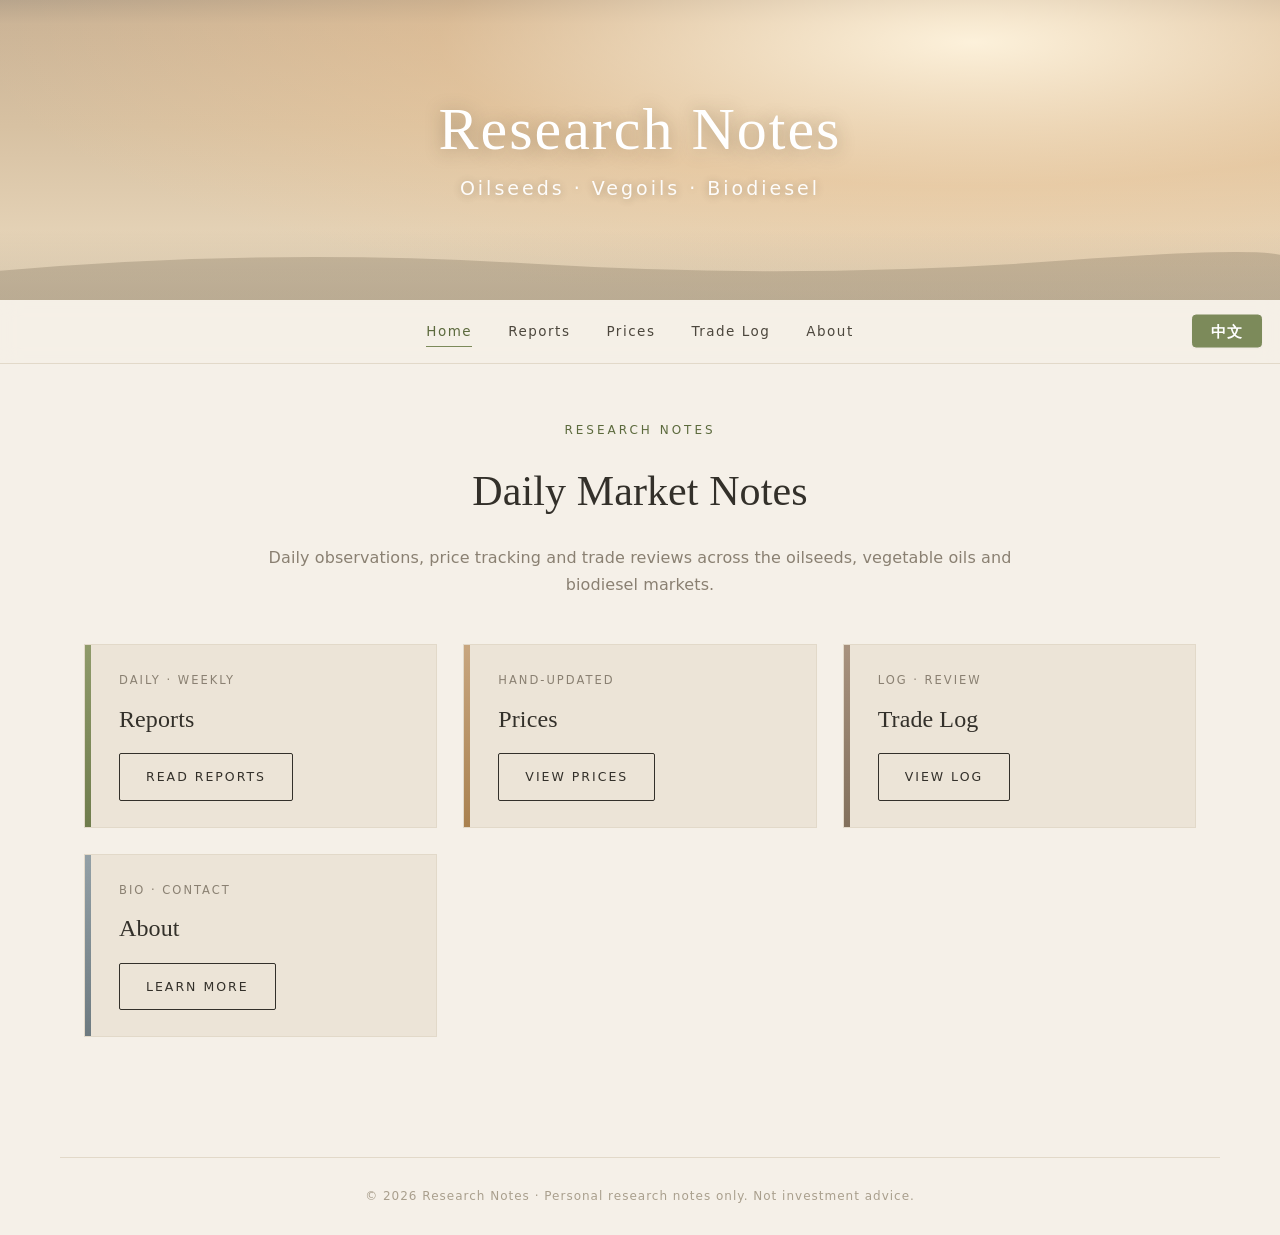
<file: index.html>
<!DOCTYPE html>
<html lang="zh">
<head>
  <meta charset="UTF-8" />
  <meta name="viewport" content="width=device-width, initial-scale=1.0" />
  <title>研究笔记 · 首页</title>
  <link rel="icon" href="data:image/svg+xml,%3Csvg xmlns='http://www.w3.org/2000/svg' viewBox='0 0 100 100'%3E%3Ctext y='.9em' font-size='90'%3E%F0%9F%93%88%3C/text%3E%3C/svg%3E" />
  <link rel="stylesheet" href="assets/style.css" />
</head>
<body data-i18n-title="title_home">
  <header class="masthead home">
    <div class="mh-inner">
      <div class="mh-name" data-i18n="site_name">研究笔记</div>
      <div class="mh-tag" data-i18n="tagline">油籽 · 植物油 · 生物柴油</div>
    </div>
  </header>
  <nav class="sitenav">
    <a href="index.html" class="active" data-i18n="nav_home">首页</a>
    <a href="reports.html" data-i18n="nav_reports">报告</a>
    <a href="prices.html" data-i18n="nav_prices">价格</a>
    <a href="trades.html" data-i18n="nav_trades">交易日志</a>
    <a href="about.html" data-i18n="nav_about">关于我</a>
    <button id="langToggle" class="lang-toggle" aria-label="Switch language">EN</button>
  </nav>

  <main class="wrap">
    <div class="home-intro">
      <div class="kicker" data-i18n="home_kicker">研究记录</div>
      <h1 data-i18n="home_h1">市场观察,每日一记</h1>
      <p data-i18n="home_p">这里记录我对油籽、植物油与生物柴油市场的每日观察、价格跟踪与交易复盘。</p>
    </div>

    <div class="features">
      <a class="feature" href="reports.html">
        <div class="feature-media"></div>
        <div class="feature-body">
          <div class="kicker" data-i18n="feat_reports_k">每日 · 每周</div>
          <h3 data-i18n="feat_reports_h">报告</h3>
          <span class="btn" data-i18n="feat_reports_b">阅读报告</span>
        </div>
      </a>
      <a class="feature" href="prices.html">
        <div class="feature-media"></div>
        <div class="feature-body">
          <div class="kicker" data-i18n="feat_prices_k">手动维护</div>
          <h3 data-i18n="feat_prices_h">价格走势</h3>
          <span class="btn" data-i18n="feat_prices_b">查看价格</span>
        </div>
      </a>
      <a class="feature" href="trades.html">
        <div class="feature-media"></div>
        <div class="feature-body">
          <div class="kicker" data-i18n="feat_trades_k">记录 · 复盘</div>
          <h3 data-i18n="feat_trades_h">交易日志</h3>
          <span class="btn" data-i18n="feat_trades_b">查看日志</span>
        </div>
      </a>
      <a class="feature" href="about.html">
        <div class="feature-media"></div>
        <div class="feature-body">
          <div class="kicker" data-i18n="feat_about_k">简介 · 联系</div>
          <h3 data-i18n="feat_about_h">关于我</h3>
          <span class="btn" data-i18n="feat_about_b">了解更多</span>
        </div>
      </a>
    </div>
  </main>

  <footer class="foot">© <span id="year"></span> <span data-i18n="site_name">研究笔记</span> · <span data-i18n="foot">内容仅供个人研究记录,不构成投资建议。</span></footer>
  <script src="assets/i18n.js"></script>
  <script>document.getElementById('year').textContent = new Date().getFullYear();</script>
</body>
</html>
</file>
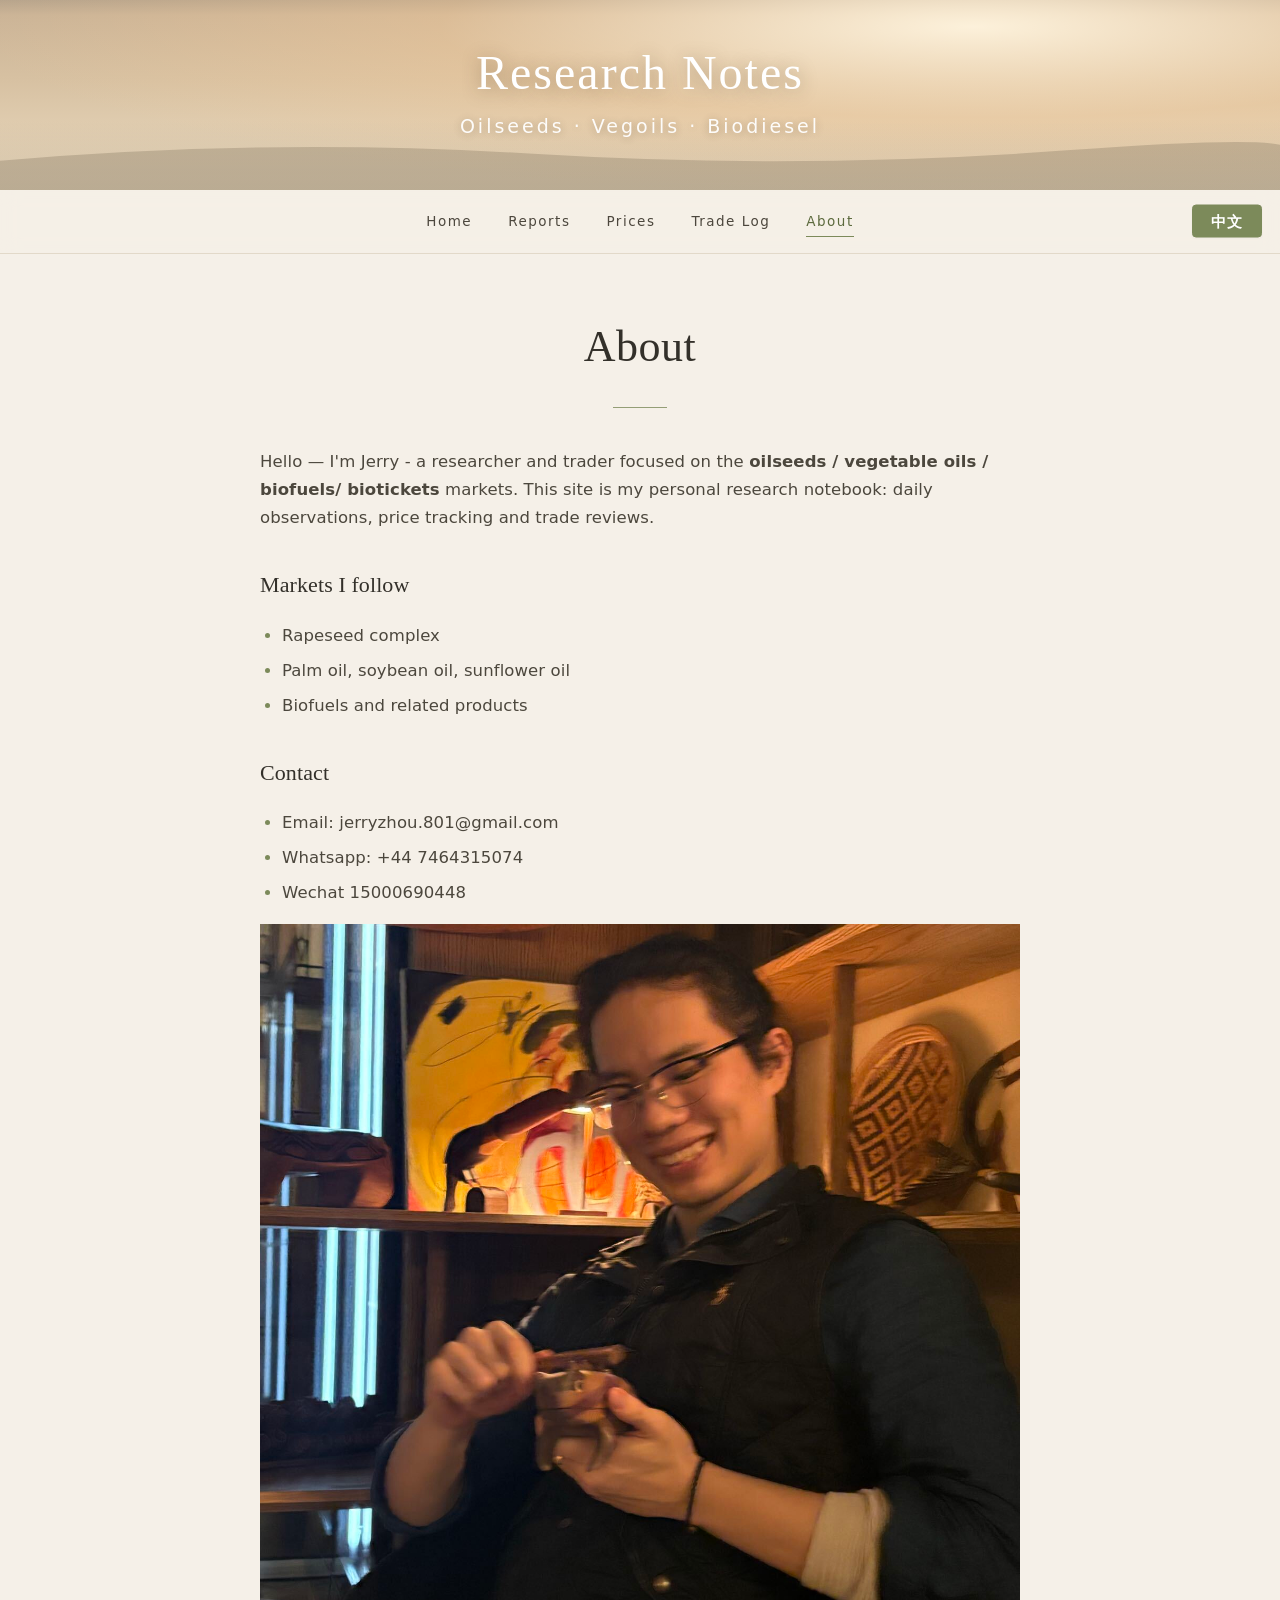
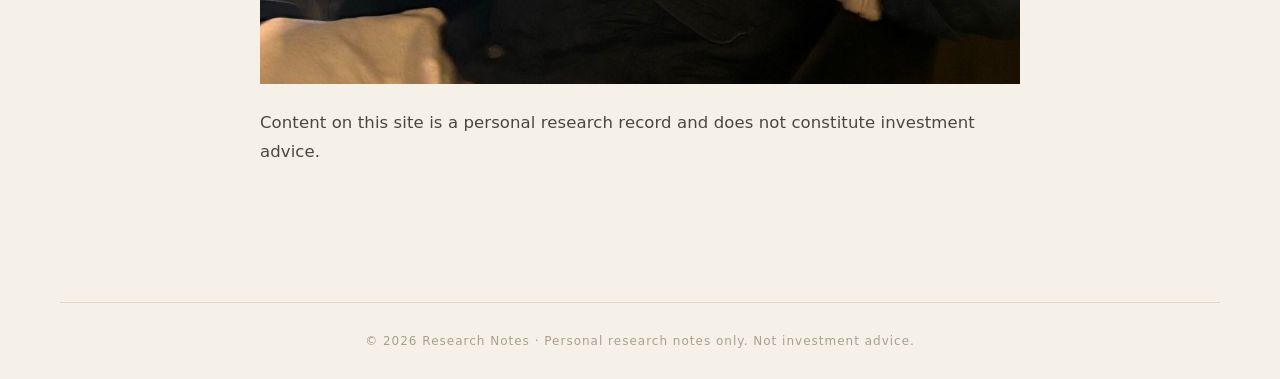
<file: about.html>
<!DOCTYPE html>
<html lang="zh">
<head>
  <meta charset="UTF-8" />
  <meta name="viewport" content="width=device-width, initial-scale=1.0" />
  <title>关于我 · 研究笔记</title>
  <link rel="icon" href="data:image/svg+xml,%3Csvg xmlns='http://www.w3.org/2000/svg' viewBox='0 0 100 100'%3E%3Ctext y='.9em' font-size='90'%3E%F0%9F%93%88%3C/text%3E%3C/svg%3E" />
  <link rel="stylesheet" href="assets/style.css" />
  <script src="assets/md.js"></script>
</head>
<body data-i18n-title="title_about">
  <header class="masthead">
    <div class="mh-inner">
      <div class="mh-name" data-i18n="site_name">研究笔记</div>
      <div class="mh-tag" data-i18n="tagline">油籽 · 植物油 · 生物柴油</div>
    </div>
  </header>
  <nav class="sitenav">
        <a href="index.html" data-i18n="nav_home">首页</a>
        <a href="reports.html" data-i18n="nav_reports">报告</a>
        <a href="prices.html" data-i18n="nav_prices">价格</a>
        <a href="trades.html" data-i18n="nav_trades">交易日志</a>
        <a href="about.html" class="active" data-i18n="nav_about">关于我</a>
        <button id="langToggle" class="lang-toggle" aria-label="Switch language">EN</button>
  </nav>

  <main class="wrap">
    <div class="section-head">
      <h1 data-i18n="about_title">关于我</h1>
      <div class="rule"></div>
    </div>
    <div class="about-card" id="about"><p style="color:var(--muted)">…</p></div>
  </main>

  <footer class="foot">© <span id="year"></span> <span data-i18n="site_name">研究笔记</span> · <span data-i18n="foot">内容仅供个人研究记录,不构成投资建议。</span></footer>

  <script src="assets/i18n.js"></script>
  <script>
    document.getElementById('year').textContent = new Date().getFullYear();
    function loadAbout() {
      var lang = window.i18n ? i18n.getLang() : 'zh';
      var file = lang === 'en' ? 'about.en.md' : 'about.md';
      fetch(file + '?t=' + Date.now())
        .then(function (r) { if (!r.ok) throw new Error('missing'); return r.text(); })
        .then(function (text) {
          document.getElementById('about').innerHTML = renderMarkdown(parseFrontmatter(text).body);
        })
        .catch(function () {
          // 英文版还没写时,回退到中文
          if (lang === 'en') {
            fetch('about.md?t=' + Date.now()).then(function (r) { return r.text(); }).then(function (text) {
              document.getElementById('about').innerHTML = renderMarkdown(parseFrontmatter(text).body);
            });
          } else {
            document.getElementById('about').innerHTML = '<p style="color:var(--muted)">加载失败</p>';
          }
        });
    }
    loadAbout();
    document.addEventListener('langchange', loadAbout);
  </script>
</body>
</html>
</file>
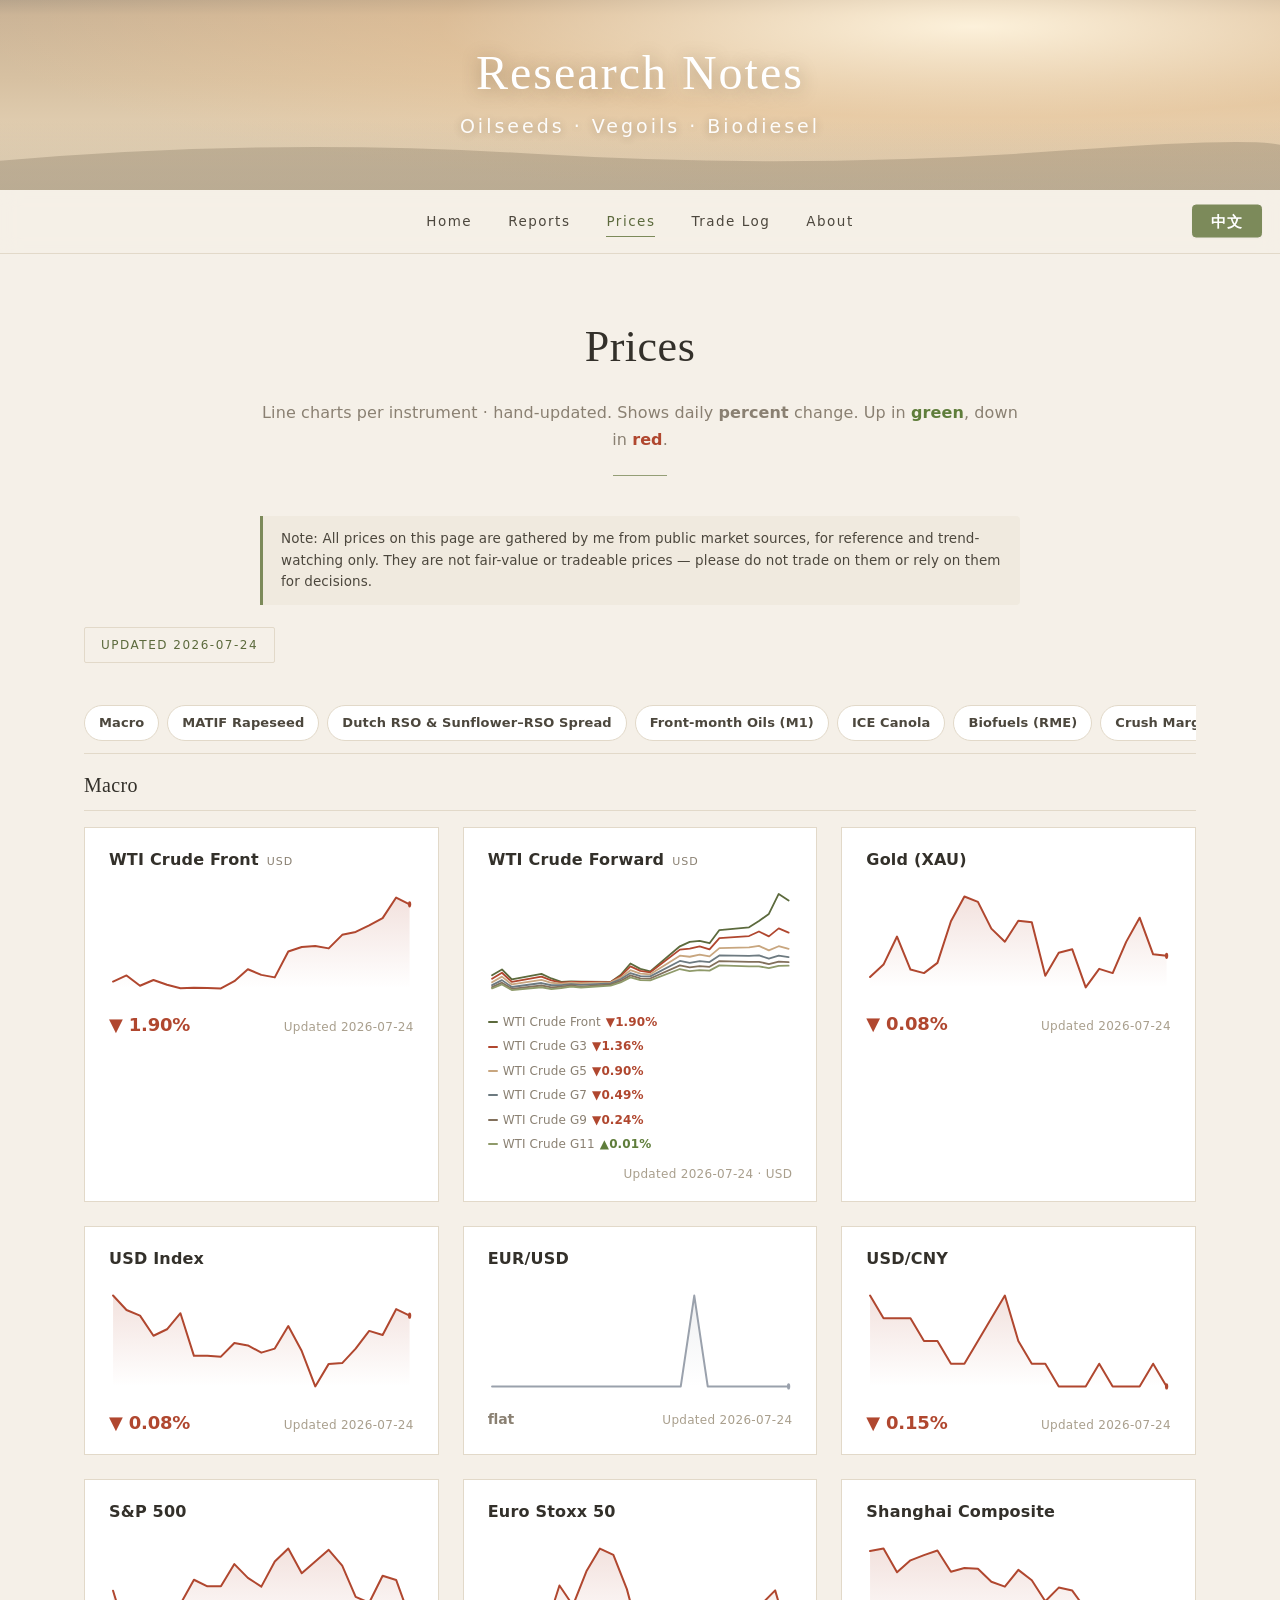
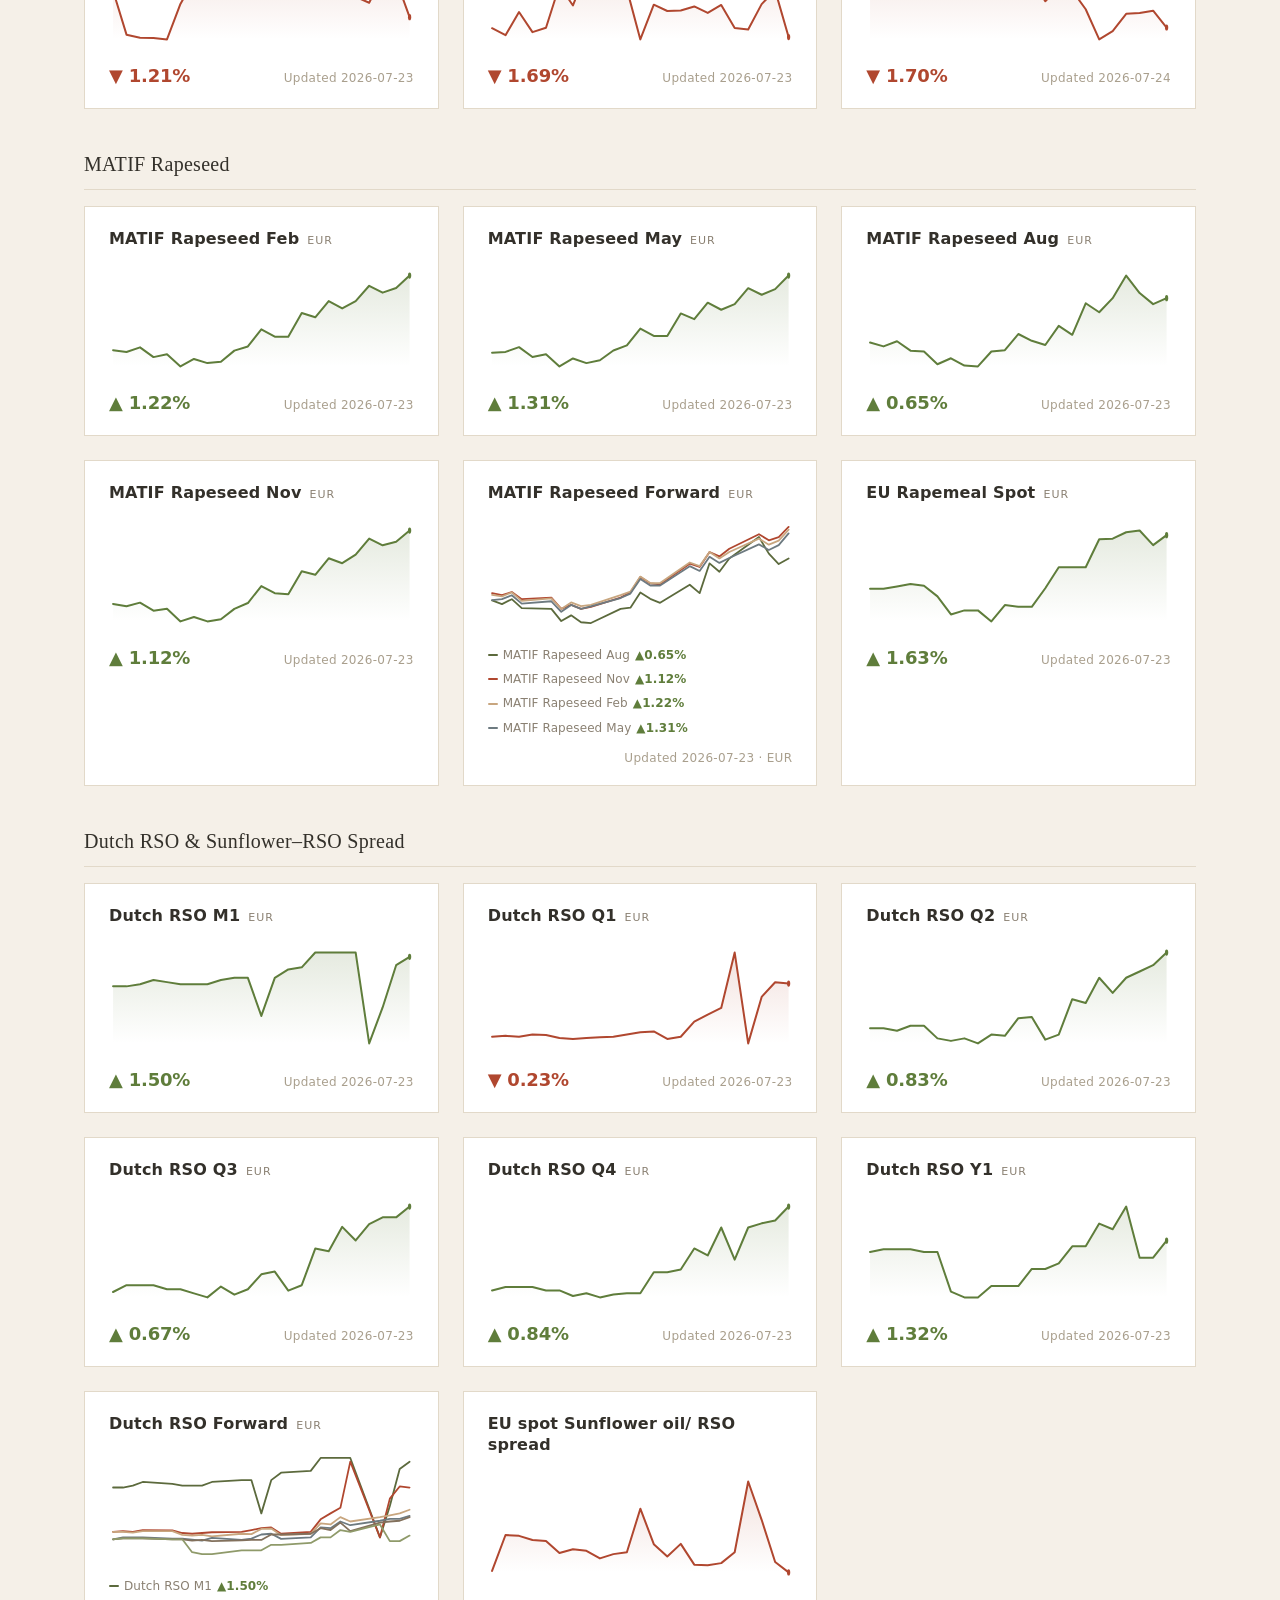
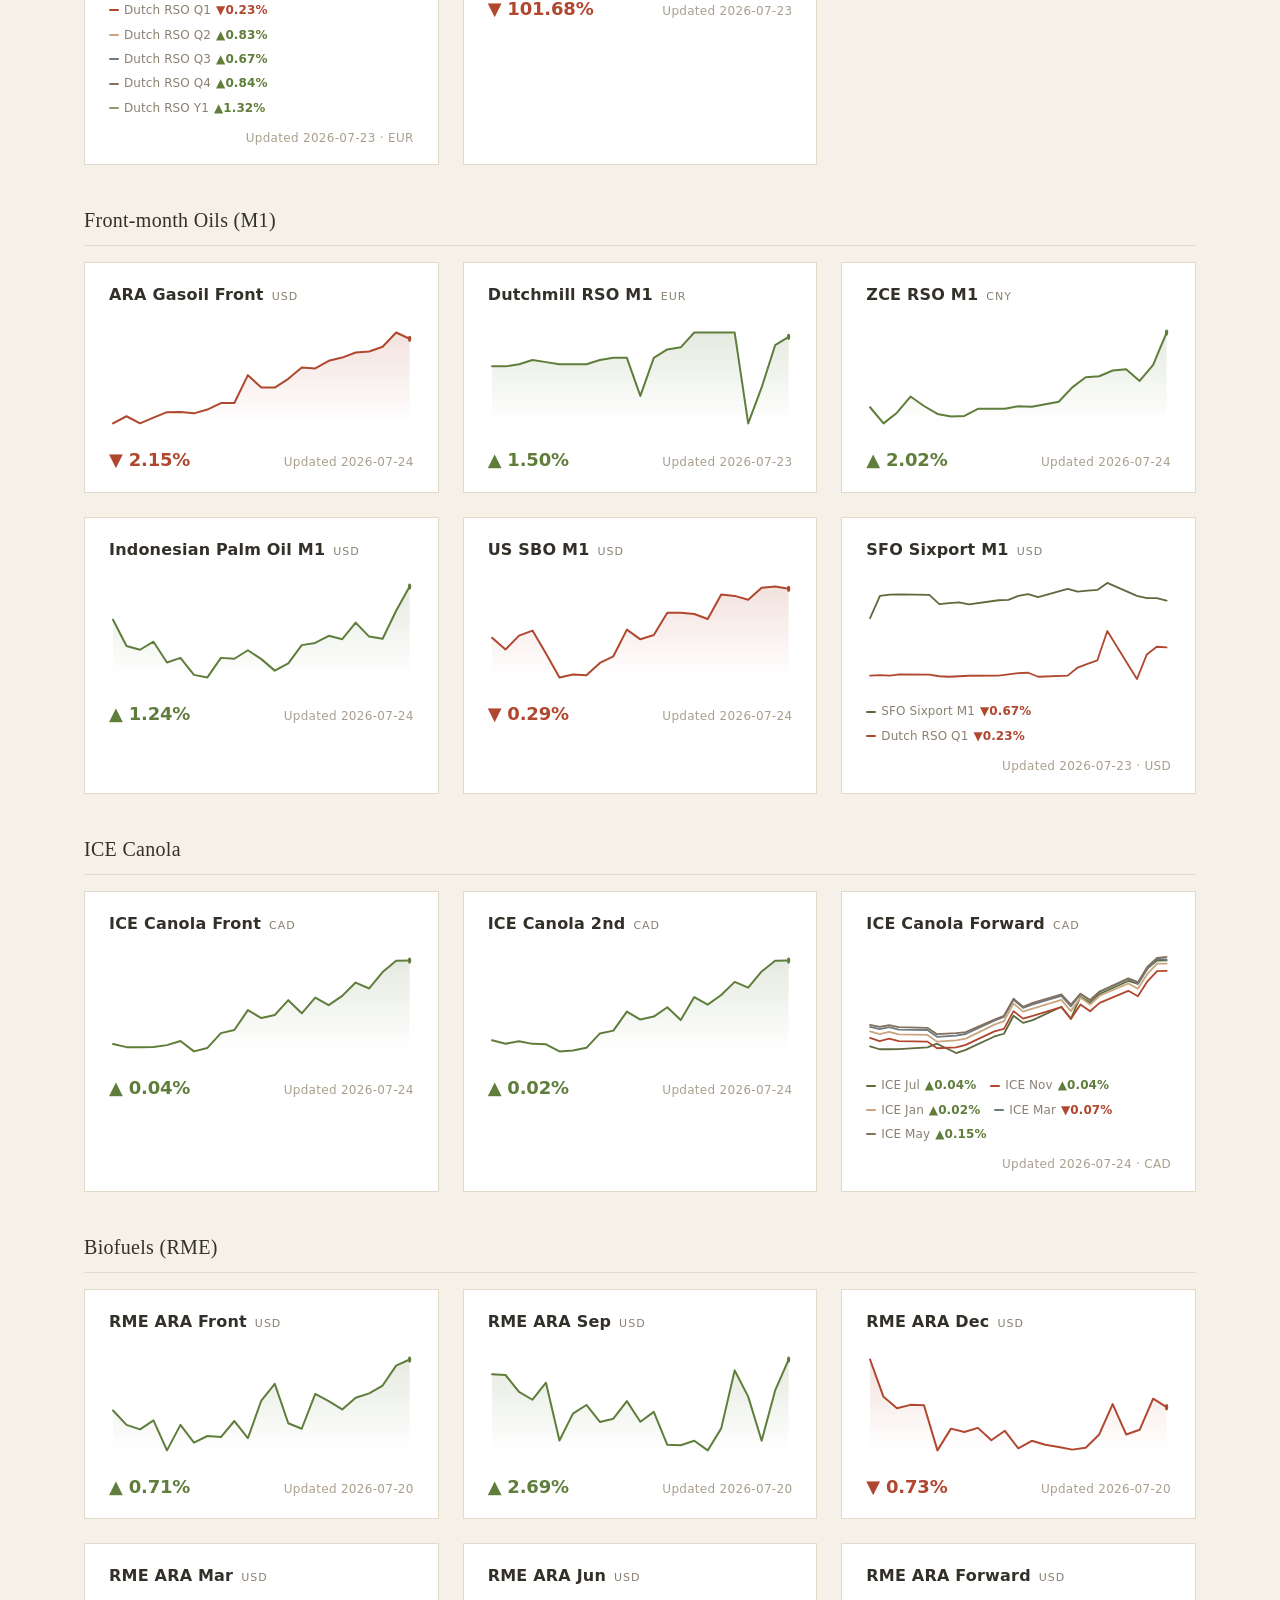
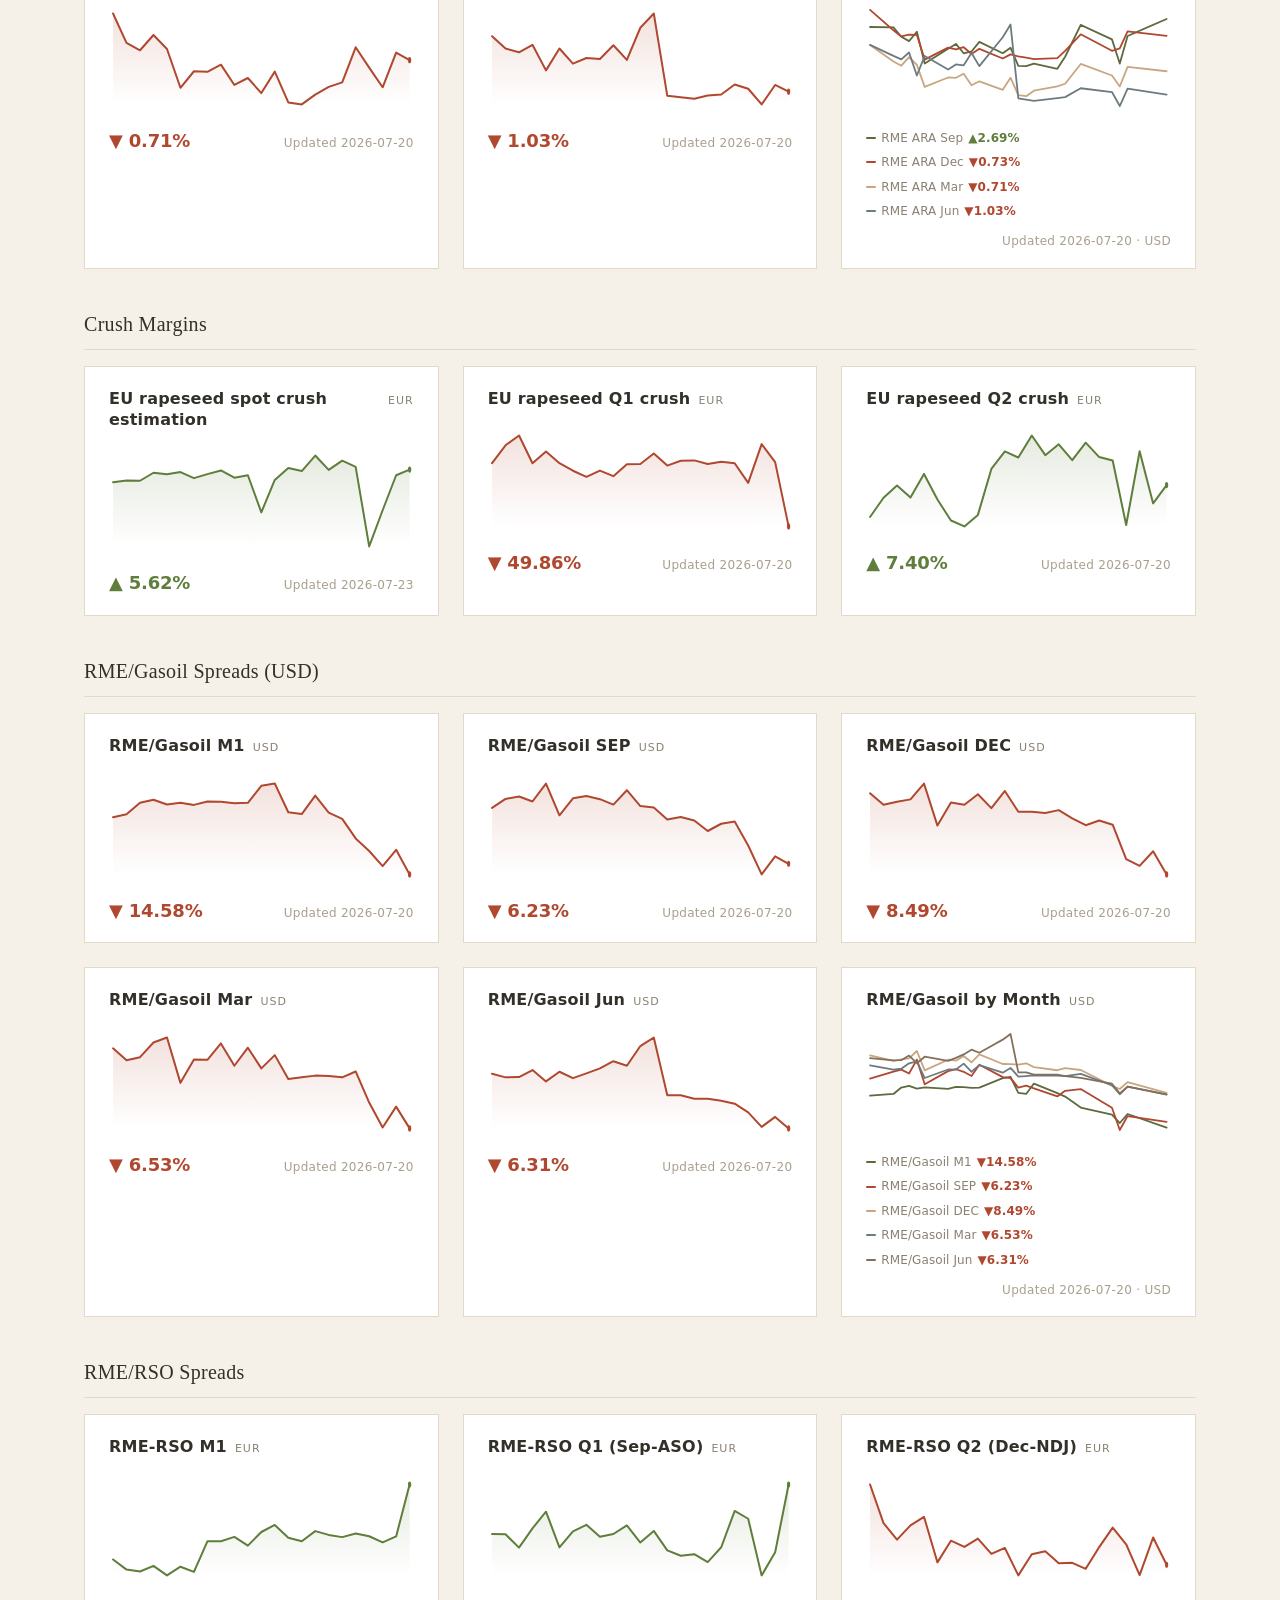
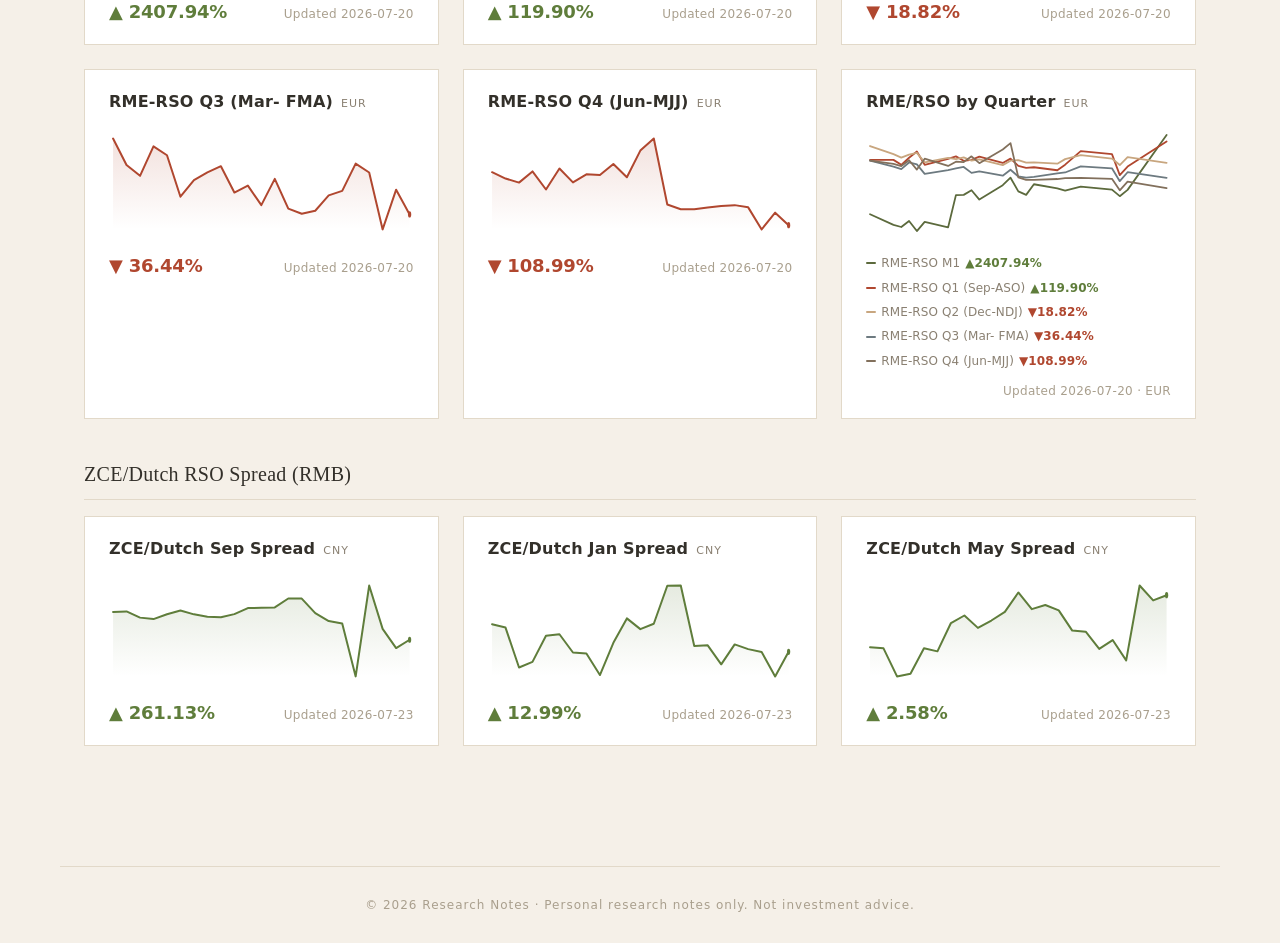
<file: prices.html>
<!DOCTYPE html>
<html lang="zh">
<head>
  <meta charset="UTF-8" />
  <meta name="viewport" content="width=device-width, initial-scale=1.0" />
  <title>价格 · 研究笔记</title>
  <link rel="icon" href="data:image/svg+xml,%3Csvg xmlns='http://www.w3.org/2000/svg' viewBox='0 0 100 100'%3E%3Ctext y='.9em' font-size='90'%3E%F0%9F%93%88%3C/text%3E%3C/svg%3E" />
  <link rel="stylesheet" href="assets/style.css" />
  <script src="assets/i18n.js"></script>
  <script src="assets/chart.js"></script>
</head>
<body data-i18n-title="title_prices">
  <header class="masthead">
    <div class="mh-inner">
      <div class="mh-name" data-i18n="site_name">研究笔记</div>
      <div class="mh-tag" data-i18n="tagline">油籽 · 植物油 · 生物柴油</div>
    </div>
  </header>
  <nav class="sitenav">
        <a href="index.html" data-i18n="nav_home">首页</a>
        <a href="reports.html" data-i18n="nav_reports">报告</a>
        <a href="prices.html" class="active" data-i18n="nav_prices">价格</a>
        <a href="trades.html" data-i18n="nav_trades">交易日志</a>
        <a href="about.html" data-i18n="nav_about">关于我</a>
        <button id="langToggle" class="lang-toggle" aria-label="Switch language">EN</button>
  </nav>

  <main class="wrap">
    <div class="section-head">
      <h1 data-i18n="prices_title">价格走势</h1>
      <p data-i18n-html="prices_sub_html">各品种价格折线图 · 手动维护。涨为<span style="color:var(--up);font-weight:700">红</span>、跌为<span style="color:var(--down);font-weight:700">绿</span>。</p>
      <div class="rule"></div>
    </div>
    <p class="price-disclaimer" data-i18n="price_disclaimer">说明:本页价格均由本人从市场公开渠道收集整理,仅供参考、观察趋势之用,不代表市场公允价或可成交价格,请勿据此交易或作为决策依据。</p>
    <div id="updated" class="price-updated"></div>
    <nav id="section-nav" class="price-nav"></nav>
    <div id="content"></div>
    <div id="err" class="empty hidden"></div>
  </main>

  <footer class="foot">© <span id="year"></span> <span data-i18n="site_name">研究笔记</span> · <span data-i18n="foot">内容仅供个人研究记录,不构成投资建议。</span></footer>

  <script>
    document.getElementById('year').textContent = new Date().getFullYear();
    function LANG() { return window.i18n ? i18n.getLang() : 'zh'; }
    function T(key, zh) { return window.i18n ? i18n.t(key) : zh; }
    function esc(s) { return String(s).replace(/&/g, '&amp;').replace(/</g, '&lt;').replace(/>/g, '&gt;'); }
    function nameOf(x) { return (x && typeof x === 'object') ? (x[LANG()] || x.zh || x.en || '') : (x || ''); }
    function fmt(n) { var v = Math.abs(Number(n)); return (v >= 100 || Number.isInteger(v)) ? v.toLocaleString('en-US') : v.toFixed(2); }

    // 计算某序列当天的涨跌
    function change(hist) {
      var h = (hist || []).slice().sort(function (a, b) { return String(a['日期']) < String(b['日期']) ? -1 : 1; });
      var last = h[h.length - 1], prev = h[h.length - 2];
      if (!last) return { have: false, lastD: '' };
      var out = { have: true, lastD: String(last['日期']), sorted: h };
      if (prev) {
        var diff = Number(last['数值']) - Number(prev['数值']);
        var pv = Number(prev['数值']);
        out.diff = diff;
        out.pct = (pv !== 0 && isFinite(pv)) ? (diff / Math.abs(pv)) * 100 : null;  // 相对前值的涨跌百分比
        out.cls = diff > 0.0000001 ? 'up' : (diff < -0.0000001 ? 'down' : 'flat');
        out.arrow = out.cls === 'up' ? '▲' : (out.cls === 'down' ? '▼' : '');
      } else { out.cls = 'flat'; out.arrow = ''; out.diff = 0; out.pct = null; }
      return out;
    }
    // 涨跌幅度文字:优先显示百分比(箭头已表方向,故只显示绝对幅度)。无前值可算时退回绝对差。
    function pctText(c) { return (c.pct == null) ? fmt(c.diff) : (Math.abs(c.pct).toFixed(2) + '%'); }
    function chgText(c) {
      if (c.cls === 'flat') return '<span class="pc-chg flat">' + T('price_flat', '持平') + '</span>';
      return '<span class="pc-chg ' + c.cls + '">' + c.arrow + ' ' + pctText(c) + '</span>';
    }

    function panelCard(panel) {
      var series = panel['序列'] || (panel['历史'] ? [{ '名称': panel['名称'], '历史': panel['历史'] }] : []);
      var name = esc(nameOf(panel['名称']));
      var unit = panel['单位'] || '';
      var head = '<div class="pc-top"><span class="pc-name">' + name + '</span>' +
        (unit ? '<span class="pc-unit">' + esc(unit) + '</span>' : '') + '</div>';

      if (series.length === 1) {
        var c = change(series[0]['历史']);
        return '<div class="price-card">' + head + priceChartSVG(c.sorted || series[0]['历史']) +
          '<div class="pc-foot">' + chgText(c, unit) +
          '<span class="pc-date">' + T('price_updated_on', '更新于 ') + (c.lastD || '—') + '</span></div></div>';
      }

      // 多序列(远期曲线):叠加折线 + 每条的当天涨跌
      var pal = window.CHART_PALETTE || ['#5c6a3d', '#b0472f', '#c8a67f', '#6d7a80', '#82705c'];
      var lastD = '';
      var legend = '<div class="pc-legend">' + series.map(function (s, i) {
        var c = change(s['历史']);
        if (c.lastD > lastD) lastD = c.lastD;
        var cc = c.have && c.cls !== 'flat'
          ? '<b class="' + c.cls + '">' + c.arrow + pctText(c) + '</b>'
          : '<b class="flat">·</b>';
        return '<span class="pc-leg"><i style="background:' + pal[i % pal.length] + '"></i>' + esc(nameOf(s['名称'])) + ' ' + cc + '</span>';
      }).join('') + '</div>';
      return '<div class="price-card">' + head + multiChartSVG(series) + legend +
        '<div class="pc-foot"><span></span><span class="pc-date">' + T('price_updated_on', '更新于 ') + (lastD || '—') + (unit ? ' · ' + esc(unit) : '') + '</span></div></div>';
    }

    var priceData = null;
    function render() {
      if (!priceData) return;
      var content = document.getElementById('content');
      var groups = priceData['分组'];
      var latest = priceData['更新时间'] || '';
      var html = '', nav = '', count = 0;

      if (groups && groups.length) {
        groups.forEach(function (g, gi) {
          var sname = esc(nameOf(g['组名']));
          nav += '<a href="#sec-' + gi + '">' + sname + '</a>';
          html += '<h2 class="price-section" id="sec-' + gi + '">' + sname + '</h2><div class="price-grid">';
          (g['面板'] || []).forEach(function (p) { html += panelCard(p); count++; });
          html += '</div>';
        });
      } else {
        var items = priceData['品种'] || [];
        html += '<div class="price-grid">';
        items.forEach(function (p) { html += panelCard(p); count++; });
        html += '</div>';
      }
      content.innerHTML = html;
      document.getElementById('section-nav').innerHTML = nav;
      document.getElementById('updated').textContent = count ? (T('price_updated_on', '更新于 ') + latest) : '';
      var e = document.getElementById('err');
      if (!count) { e.textContent = T('price_none', 'prices.json 里还没有任何品种。'); e.classList.remove('hidden'); }
      else { e.classList.add('hidden'); }
    }

    fetch('data/prices.json?t=' + Date.now())
      .then(function (r) { if (!r.ok) throw new Error('读取 prices.json 失败'); return r.json(); })
      .then(function (data) { priceData = data; render(); })
      .catch(function (err) {
        var e = document.getElementById('err');
        e.textContent = '加载价格数据出错:' + err.message; e.classList.remove('hidden');
      });

    document.addEventListener('langchange', render);

    // 分区导航:点击精确滚动到对应分区(避开吸顶栏)
    document.getElementById('section-nav').addEventListener('click', function (e) {
      var a = e.target.closest('a');
      if (!a) return;
      e.preventDefault();
      var el = document.getElementById(a.getAttribute('href').slice(1));
      if (!el) return;
      var y = el.getBoundingClientRect().top + window.scrollY - 128;
      window.scrollTo({ top: y, behavior: 'smooth' });
    });
  </script>
</body>
</html>
</file>
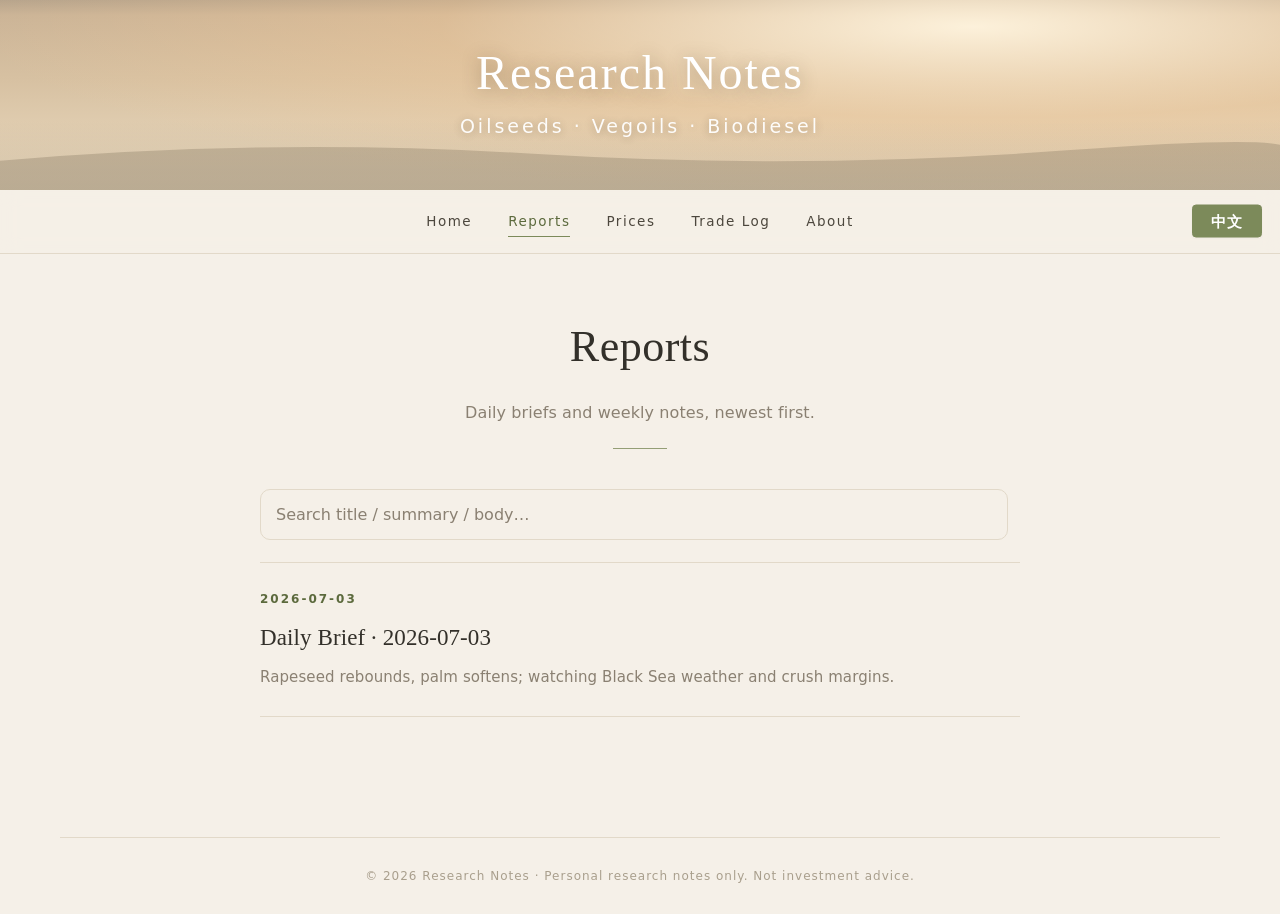
<file: reports.html>
<!DOCTYPE html>
<html lang="zh">
<head>
  <meta charset="UTF-8" />
  <meta name="viewport" content="width=device-width, initial-scale=1.0" />
  <title>报告 · 研究笔记</title>
  <link rel="icon" href="data:image/svg+xml,%3Csvg xmlns='http://www.w3.org/2000/svg' viewBox='0 0 100 100'%3E%3Ctext y='.9em' font-size='90'%3E%F0%9F%93%88%3C/text%3E%3C/svg%3E" />
  <link rel="stylesheet" href="assets/style.css" />
  <script src="assets/i18n.js"></script>
  <script src="assets/site.js"></script>
</head>
<body data-i18n-title="title_reports">
  <header class="masthead">
    <div class="mh-inner">
      <div class="mh-name" data-i18n="site_name">研究笔记</div>
      <div class="mh-tag" data-i18n="tagline">油籽 · 植物油 · 生物柴油</div>
    </div>
  </header>
  <nav class="sitenav">
        <a href="index.html" data-i18n="nav_home">首页</a>
        <a href="reports.html" class="active" data-i18n="nav_reports">报告</a>
        <a href="prices.html" data-i18n="nav_prices">价格</a>
        <a href="trades.html" data-i18n="nav_trades">交易日志</a>
        <a href="about.html" data-i18n="nav_about">关于我</a>
        <button id="langToggle" class="lang-toggle" aria-label="Switch language">EN</button>
  </nav>
  <main class="wrap">
    <div class="section-head">
      <h1 data-i18n="reports_title">报告</h1>
      <p data-i18n="reports_sub">每日简报与周报,按日期从新到旧排列。</p>
      <div class="rule"></div>
    </div>
    <div id="list"></div>
  </main>
  <footer class="foot">© <span id="year"></span> <span data-i18n="site_name">研究笔记</span> · <span data-i18n="foot">内容仅供个人研究记录,不构成投资建议。</span></footer>
  <script>
    document.getElementById('year').textContent = new Date().getFullYear();
    renderList({ dir: 'reports', articlePage: 'report.html', mountId: 'list' });
  </script>
</body>
</html>
</file>
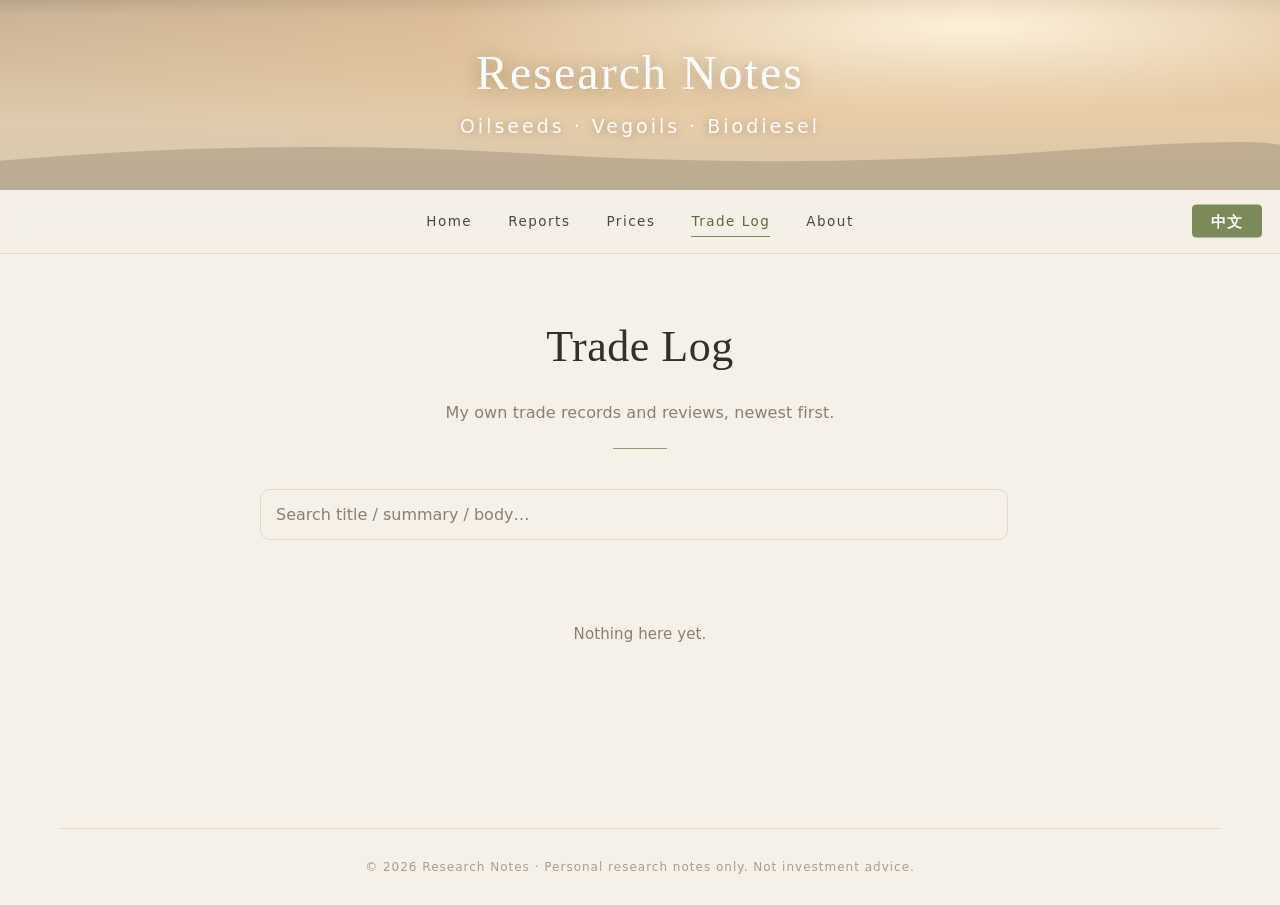
<file: trades.html>
<!DOCTYPE html>
<html lang="zh">
<head>
  <meta charset="UTF-8" />
  <meta name="viewport" content="width=device-width, initial-scale=1.0" />
  <title>交易日志 · 研究笔记</title>
  <link rel="icon" href="data:image/svg+xml,%3Csvg xmlns='http://www.w3.org/2000/svg' viewBox='0 0 100 100'%3E%3Ctext y='.9em' font-size='90'%3E%F0%9F%93%88%3C/text%3E%3C/svg%3E" />
  <link rel="stylesheet" href="assets/style.css" />
  <script src="assets/i18n.js"></script>
  <script src="assets/site.js"></script>
</head>
<body data-i18n-title="title_trades">
  <header class="masthead">
    <div class="mh-inner">
      <div class="mh-name" data-i18n="site_name">研究笔记</div>
      <div class="mh-tag" data-i18n="tagline">油籽 · 植物油 · 生物柴油</div>
    </div>
  </header>
  <nav class="sitenav">
        <a href="index.html" data-i18n="nav_home">首页</a>
        <a href="reports.html" data-i18n="nav_reports">报告</a>
        <a href="prices.html" data-i18n="nav_prices">价格</a>
        <a href="trades.html" class="active" data-i18n="nav_trades">交易日志</a>
        <a href="about.html" data-i18n="nav_about">关于我</a>
        <button id="langToggle" class="lang-toggle" aria-label="Switch language">EN</button>
  </nav>
  <main class="wrap">
    <div class="section-head">
      <h1 data-i18n="trades_title">交易日志</h1>
      <p data-i18n="trades_sub">自己的交易记录与复盘,按日期从新到旧排列。</p>
      <div class="rule"></div>
    </div>
    <div id="list"></div>
  </main>
  <footer class="foot">© <span id="year"></span> <span data-i18n="site_name">研究笔记</span> · <span data-i18n="foot">内容仅供个人研究记录,不构成投资建议。</span></footer>
  <script>
    document.getElementById('year').textContent = new Date().getFullYear();
    renderList({ dir: 'trades', articlePage: 'trade.html', mountId: 'list' });
  </script>
</body>
</html>
</file>
<file: assets/style.css>
/* ============================================================
   研究笔记 —— 编辑 / 杂志风(暖色调 · 衬线大标题 · 大留白)
   纯 CSS,系统字体(不含外部字体,国内访问也快)
   ============================================================ */
:root {
  --bg: #f5f0e8;          /* 暖米白背景 */
  --panel: #ffffff;
  --panel-warm: #ece4d7;  /* taupe 灰褐面板(卡片右侧) */
  --panel-warm-2: #f0eadf;
  --ink: #33302a;         /* 暖炭黑 */
  --ink-soft: #4c473d;
  --muted: #8a8072;
  --faint: #a99f8d;
  --line: #e2d9c9;
  --line-soft: #ebe3d5;
  --olive: #7c8a5a;       /* 橄榄绿主色(按钮) */
  --olive-d: #657347;
  --olive-ink: #5c6a3d;
  --up: #b0472f;          /* 涨 = 砖红 */
  --up-tint: #f2e6e0;
  --down: #5f7d3b;        /* 跌 = 橄榄绿 */
  --down-tint: #e9eede;
  --shadow-sm: 0 1px 2px rgba(51,48,42,.05);
  --shadow-md: 0 10px 30px -12px rgba(80,70,50,.28);
  --serif: Georgia, "Times New Roman", "Songti SC", STSong, "SimSun", "Noto Serif SC", serif;
  --sans: "Segoe UI", "Microsoft YaHei", system-ui, -apple-system, sans-serif;
  --maxw: 1160px;
  --readw: 760px;
}

/* 英文版:西方习惯,涨绿跌红(与中文相反)。整体交换 up/down 颜色,
   界面文字与图线一起翻转;中文版保持涨红跌绿(上面 :root 默认)。 */
html[lang="en"] {
  --up: #5f7d3b;   --up-tint: #e9eede;
  --down: #b0472f; --down-tint: #f2e6e0;
}

* { box-sizing: border-box; }
html { -webkit-text-size-adjust: 100%; scroll-behavior: smooth; }
body {
  margin: 0; background: var(--bg); color: var(--ink);
  font-family: var(--sans); font-size: 15px; line-height: 1.7; letter-spacing: .1px;
  -webkit-font-smoothing: antialiased;
}
a { color: var(--olive-ink); text-decoration: none; transition: color .15s, opacity .15s; }
a:hover { color: var(--ink); }
.hidden { display: none !important; }
img { max-width: 100%; }

/* ---------- 顶部横幅(夕照,纯 CSS;想换自己的照片:把下面 background 改成 url('你的图.jpg') center/cover) ---------- */
.masthead {
  position: relative; height: 190px; display: flex; align-items: center; justify-content: center;
  text-align: center; color: #fff; overflow: hidden;
  background:
    radial-gradient(130% 150% at 76% 14%, rgba(255,244,222,.95), rgba(255,206,150,.30) 32%, transparent 60%),
    linear-gradient(180deg, #b7a48c 0%, #cbb497 8%, #d7c1a2 42%, #ecdcc2 100%);
}
.masthead.home { height: 300px; }
.masthead::after {   /* 底部一层柔和山丘剪影 */
  content: ""; position: absolute; left: 0; right: 0; bottom: 0; height: 70px;
  background:
    linear-gradient(180deg, transparent, rgba(120,106,84,.18)),
    url("data:image/svg+xml,%3Csvg xmlns='http://www.w3.org/2000/svg' viewBox='0 0 1200 120' preserveAspectRatio='none'%3E%3Cpath d='M0 120 L0 70 Q250 30 500 58 T1000 52 T1200 64 L1200 120 Z' fill='%23887a63' opacity='.35'/%3E%3C/svg%3E") bottom/cover no-repeat;
  pointer-events: none;
}
.mh-inner { position: relative; z-index: 1; padding: 0 20px; }
.mh-name {
  font-family: var(--serif); font-weight: 400; letter-spacing: 2px;
  font-size: clamp(30px, 5.2vw, 48px); line-height: 1.1;
  text-shadow: 0 2px 18px rgba(60,45,25,.35);
}
.masthead.home .mh-name { font-size: clamp(34px, 6vw, 60px); }
.mh-tag {
  font-family: var(--sans); font-weight: 400; font-size: clamp(14px, 2.2vw, 19px);
  letter-spacing: 3px; margin-top: 10px; opacity: .95;
  text-shadow: 0 1px 10px rgba(60,45,25,.35);
}

/* ---------- 站点导航(横幅下方,吸顶) ---------- */
.sitenav {
  position: sticky; top: 0; z-index: 30;
  background: rgba(245,240,232,.88); backdrop-filter: saturate(150%) blur(10px);
  -webkit-backdrop-filter: saturate(150%) blur(10px);
  border-bottom: 1px solid var(--line);
  display: flex; justify-content: center; flex-wrap: wrap; gap: 4px; padding: 14px 16px;
}
.sitenav a {
  font-size: 13.5px; letter-spacing: 1.5px; color: var(--ink-soft); font-weight: 500;
  padding: 6px 16px; border-radius: 2px; position: relative;
}
.sitenav a::after {
  content: ""; position: absolute; left: 16px; right: 16px; bottom: 2px; height: 1px;
  background: var(--olive); transform: scaleX(0); transition: transform .22s; transform-origin: center;
}
.sitenav a:hover { color: var(--ink); }
.sitenav a:hover::after { transform: scaleX(1); }
.sitenav a.active { color: var(--olive-ink); }
.sitenav a.active::after { transform: scaleX(1); }
.lang-toggle {
  position: absolute; right: 18px; top: 50%; transform: translateY(-50%);
  font-size: 15px; letter-spacing: 1px; font-weight: 700; color: #fff;
  background: var(--olive); border: 1px solid var(--olive); border-radius: 4px;
  padding: 8px 18px; cursor: pointer; line-height: 1; min-width: 58px;
  box-shadow: var(--shadow-sm); transition: background .18s, border-color .18s, transform .12s;
}
.lang-toggle:hover { background: var(--olive-ink); border-color: var(--olive-ink); transform: translateY(-50%) scale(1.05); }

/* ---------- 通用容器 & 段首标题 ---------- */
.wrap { max-width: var(--maxw); margin: 0 auto; padding: 56px 24px 80px; }
.section-head { text-align: center; max-width: var(--readw); margin: 0 auto 40px; }
.page-title, .section-head h1 {
  font-family: var(--serif); font-weight: 400; letter-spacing: .5px;
  font-size: clamp(30px, 4.6vw, 44px); margin: 0 0 14px; color: var(--ink);
}
.page-sub, .section-head p { color: var(--muted); margin: 0; font-size: 16px; line-height: 1.7; }
.rule { width: 54px; height: 1px; background: var(--olive); margin: 22px auto 0; opacity: .8; }

/* ---------- 按钮(编辑风:方角、字距) ---------- */
.btn {
  display: inline-block; font-size: 12.5px; letter-spacing: 2px; text-transform: uppercase;
  padding: 12px 26px; border-radius: 2px; border: 1px solid var(--ink); color: var(--ink);
  background: transparent; cursor: pointer; transition: background .18s, color .18s, border-color .18s;
}
.btn:hover { background: var(--ink); color: #fff; }
.btn-solid { background: var(--olive); border-color: var(--olive); color: #fff; }
.btn-solid:hover { background: var(--olive-ink); border-color: var(--olive-ink); color: #fff; }

/* ---------- 首页:居中简介 + 编辑卡片 ---------- */
.home-intro { text-align: center; max-width: var(--readw); margin: 0 auto 46px; }
.home-intro .kicker {
  font-size: 12px; letter-spacing: 3px; text-transform: uppercase; color: var(--olive-ink);
  margin-bottom: 16px;
}
.home-intro h1 { font-family: var(--serif); font-weight: 400; font-size: clamp(28px,4.4vw,42px); margin: 0 0 16px; }
.home-intro p { color: var(--muted); font-size: 16px; }

.features { display: grid; gap: 26px; grid-template-columns: repeat(auto-fit, minmax(320px, 1fr)); }
.feature {
  display: flex; min-height: 168px; background: var(--panel-warm); border: 1px solid var(--line);
  overflow: hidden; transition: box-shadow .2s, transform .2s;
}
.feature:hover { box-shadow: var(--shadow-md); transform: translateY(-3px); }
.feature-media {
  flex: 0 0 6px; align-self: stretch;
  background: linear-gradient(180deg, #b7a68b, #9a8a6e);
}
.feature:nth-child(1) .feature-media { background: linear-gradient(180deg, #8f9a6a, #6f7c4c); }
.feature:nth-child(2) .feature-media { background: linear-gradient(180deg, #c8a67f, #a9814f); }
.feature:nth-child(3) .feature-media { background: linear-gradient(180deg, #a8927e, #82705c); }
.feature:nth-child(4) .feature-media { background: linear-gradient(180deg, #93a0a6, #6d7a80); }
.feature-body { flex: 1; padding: 26px 28px; display: flex; flex-direction: column; align-items: flex-start; }
.feature-body .kicker {
  font-size: 11.5px; letter-spacing: 2px; text-transform: uppercase; color: var(--muted); margin-bottom: 8px;
}
.feature-body h3 { font-family: var(--serif); font-weight: 400; font-size: 24px; margin: 0 0 14px; color: var(--ink); }
.feature-body .btn { margin-top: auto; }

/* ---------- 文章列表(报告 / 交易日志)编辑风 ---------- */
/* 列表搜索框(报告 / 交易日志) */
.list-search { max-width: var(--readw); margin: 0 auto 22px; display: flex; align-items: center; gap: 12px; }
.list-search input {
  flex: 1; min-width: 0; font: inherit; font-size: 16px; color: var(--ink);
  background: var(--paper); border: 1px solid var(--line); border-radius: 10px;
  padding: 11px 15px; transition: border-color .15s, box-shadow .15s;
}
.list-search input::placeholder { color: var(--muted); }
.list-search input:focus { outline: none; border-color: var(--olive); box-shadow: 0 0 0 3px var(--down-tint); }
.list-search .ls-info { color: var(--muted); font-size: 13px; white-space: nowrap; }

.list { list-style: none; padding: 0; margin: 0 auto; max-width: var(--readw); }
.list li {
  padding: 26px 0; border-bottom: 1px solid var(--line);
  display: flex; flex-direction: column; gap: 8px;
}
.list li:first-child { border-top: 1px solid var(--line); }
.list .item-date {
  font-size: 12px; letter-spacing: 2px; text-transform: uppercase; color: var(--olive-ink); font-weight: 600;
}
.list a.item-title { font-family: var(--serif); font-size: 23px; font-weight: 400; color: var(--ink); }
.list a.item-title:hover { color: var(--olive-ink); }
.list .item-sum { color: var(--muted); font-size: 15px; }
.empty { color: var(--muted); padding: 60px 0; text-align: center; }

/* ---------- 价格折线图卡片 ---------- */
.price-disclaimer {
  max-width: var(--readw); margin: 0 auto 22px; padding: 12px 18px;
  background: var(--panel-warm-2); border-left: 3px solid var(--olive);
  color: var(--ink-soft); font-size: 13.5px; line-height: 1.6; border-radius: 0 4px 4px 0;
}
.price-updated {
  display: inline-block; font-size: 12px; letter-spacing: 1.5px; text-transform: uppercase;
  color: var(--olive-ink); border: 1px solid var(--line); padding: 7px 16px; border-radius: 2px; margin-bottom: 30px;
}
/* 分区导航(吸顶,点击跳到对应分区) */
.price-nav {
  position: sticky; top: 63px; z-index: 15;
  display: flex; gap: 8px; flex-wrap: nowrap; overflow-x: auto;
  padding: 12px 0; margin: 0 0 8px;
  background: var(--bg); border-bottom: 1px solid var(--line);
  -webkit-overflow-scrolling: touch;
}
.price-nav a {
  white-space: nowrap; font-size: 13px; font-weight: 600; color: var(--ink-soft);
  padding: 6px 14px; border: 1px solid var(--line); border-radius: 999px;
  background: var(--panel); transition: background .15s, color .15s, border-color .15s;
}
.price-nav a:hover { background: var(--olive); color: #fff; border-color: var(--olive); text-decoration: none; }
.price-nav::-webkit-scrollbar { height: 6px; }
.price-nav::-webkit-scrollbar-thumb { background: var(--line); border-radius: 3px; }

.price-section {
  font-family: var(--serif); font-weight: 400; font-size: 20px; color: var(--ink);
  margin: 38px 0 16px; padding-bottom: 8px; border-bottom: 1px solid var(--line);
  letter-spacing: .3px; scroll-margin-top: 140px;
}
.price-section:first-of-type { margin-top: 14px; }
.price-grid { display: grid; gap: 24px; grid-template-columns: repeat(auto-fill, minmax(340px, 1fr)); }
.pc-legend { display: flex; flex-wrap: wrap; gap: 4px 14px; margin-top: 12px; }
.pc-leg { font-size: 12px; color: var(--muted); display: inline-flex; align-items: center; gap: 5px; }
.pc-leg i { width: 10px; height: 2px; border-radius: 1px; display: inline-block; }
.pc-leg b { color: var(--ink); font-variant-numeric: tabular-nums; font-weight: 700; }
.price-card {
  background: var(--panel); border: 1px solid var(--line); padding: 22px 24px 16px;
  transition: box-shadow .2s, transform .2s;
}
.price-card:hover { box-shadow: var(--shadow-md); transform: translateY(-3px); }
.price-card .pc-top { display: flex; align-items: baseline; gap: 8px; }
.price-card .pc-name { font-family: var(--sans); font-weight: 600; font-size: 16px; color: var(--ink); line-height: 1.3; letter-spacing: .2px; }
.price-card .pc-unit { color: var(--muted); font-size: 11px; letter-spacing: 1px; text-transform: uppercase; white-space: nowrap; }
.price-card svg { width: 100%; height: 116px; display: block; margin-top: 12px; overflow: visible; }
.price-card .pc-foot { display: flex; align-items: baseline; justify-content: space-between; gap: 10px; margin-top: 10px; }
.price-card .pc-chg { font-size: 18px; font-weight: 800; font-variant-numeric: tabular-nums; letter-spacing: -.2px; }
.price-card .pc-chg.up { color: var(--up); }
.price-card .pc-chg.down { color: var(--down); }
.price-card .pc-chg.flat { color: var(--muted); font-size: 14px; font-weight: 600; }
.price-card .pc-date { color: var(--faint); font-size: 12px; letter-spacing: .3px; white-space: nowrap; }
.price-card .pc-legend b.up { color: var(--up); }
.price-card .pc-legend b.down { color: var(--down); }
.price-card .pc-legend b.flat { color: var(--faint); }

/* ---------- 文章正文 ---------- */
.article { max-width: var(--readw); margin: 0 auto; }
.back-link {
  display: inline-flex; align-items: center; gap: 6px; margin-bottom: 24px;
  font-size: 12px; letter-spacing: 2px; text-transform: uppercase; color: var(--muted);
}
.back-link:hover { color: var(--olive-ink); }
.article .a-date {
  display: block; font-size: 12px; letter-spacing: 2px; text-transform: uppercase;
  color: var(--olive-ink); font-weight: 600; margin-bottom: 14px;
}
.article-body { font-size: 16.5px; color: var(--ink-soft); }
.article-body > *:first-child { margin-top: 0; }
.article-body h1 { font-family: var(--serif); font-weight: 400; font-size: 30px; margin: 32px 0 16px; color: var(--ink); line-height: 1.25; }
.article-body h2 { font-family: var(--serif); font-weight: 400; font-size: 24px; margin: 32px 0 12px; color: var(--ink); padding-bottom: 8px; border-bottom: 1px solid var(--line); }
.article-body h3 { font-family: var(--serif); font-weight: 400; font-size: 20px; margin: 24px 0 8px; color: var(--ink); }
.article-body p { margin: 15px 0; }
.article-body ul, .article-body ol { margin: 15px 0; padding-left: 24px; }
.article-body li { margin: 7px 0; }
.article-body li::marker { color: var(--olive); }
.article-body blockquote {
  margin: 18px 0; padding: 12px 20px; border-left: 3px solid var(--olive);
  background: var(--panel-warm-2); color: var(--ink-soft); border-radius: 0 6px 6px 0;
}
.article-body blockquote p { margin: 8px 0; }
.article-body code { background: var(--panel-warm-2); padding: 2px 7px; border-radius: 3px; font-family: Consolas, monospace; font-size: .9em; color: var(--olive-ink); }
.article-body pre { background: #33302a; color: #f1ece1; padding: 16px 18px; border-radius: 4px; overflow-x: auto; }
.article-body pre code { background: none; padding: 0; color: inherit; }
.article-body img { border-radius: 4px; }
.article-body table { border-collapse: collapse; width: 100%; margin: 20px 0; font-size: 15px; }
.article-body th, .article-body td { border-bottom: 1px solid var(--line); padding: 10px 12px; text-align: left; }
.article-body th { font-family: var(--serif); font-weight: 400; color: var(--ink); border-bottom: 2px solid var(--olive); }
.article-body hr { border: none; border-top: 1px solid var(--line); margin: 30px 0; }

/* ---------- 关于我 ---------- */
.about-card { max-width: var(--readw); margin: 0 auto; font-size: 16.5px; color: var(--ink-soft); }
.about-card h2 { font-family: var(--serif); font-weight: 400; font-size: 22px; color: var(--ink); margin-top: 34px; }
.about-card ul { padding-left: 22px; }
.about-card li { margin: 7px 0; }
.about-card li::marker { color: var(--olive); }

/* ---------- 页脚 ---------- */
.foot {
  max-width: var(--maxw); margin: 40px auto 0; padding: 28px 24px; color: var(--faint);
  font-size: 12px; letter-spacing: 1px; border-top: 1px solid var(--line); text-align: center;
}

/* ---------- 响应式 ---------- */
@media (max-width: 720px) {
  .masthead { height: 150px; } .masthead.home { height: 220px; }
  .wrap { padding: 40px 18px 56px; }
  .feature { flex-direction: column; }
  .feature-media { flex-basis: 6px; width: 100%; }
  .sitenav { gap: 0; padding: 10px 66px 10px 8px; }
  .sitenav a { padding: 6px 9px; letter-spacing: .5px; font-size: 13px; }
  .lang-toggle { right: 8px; font-size: 13px; padding: 6px 12px; min-width: 0; }
  .price-nav { position: static; }
  .price-section { scroll-margin-top: 12px; }
}
@media (prefers-reduced-motion: reduce) { * { transition: none !important; scroll-behavior: auto; } }
</file>
